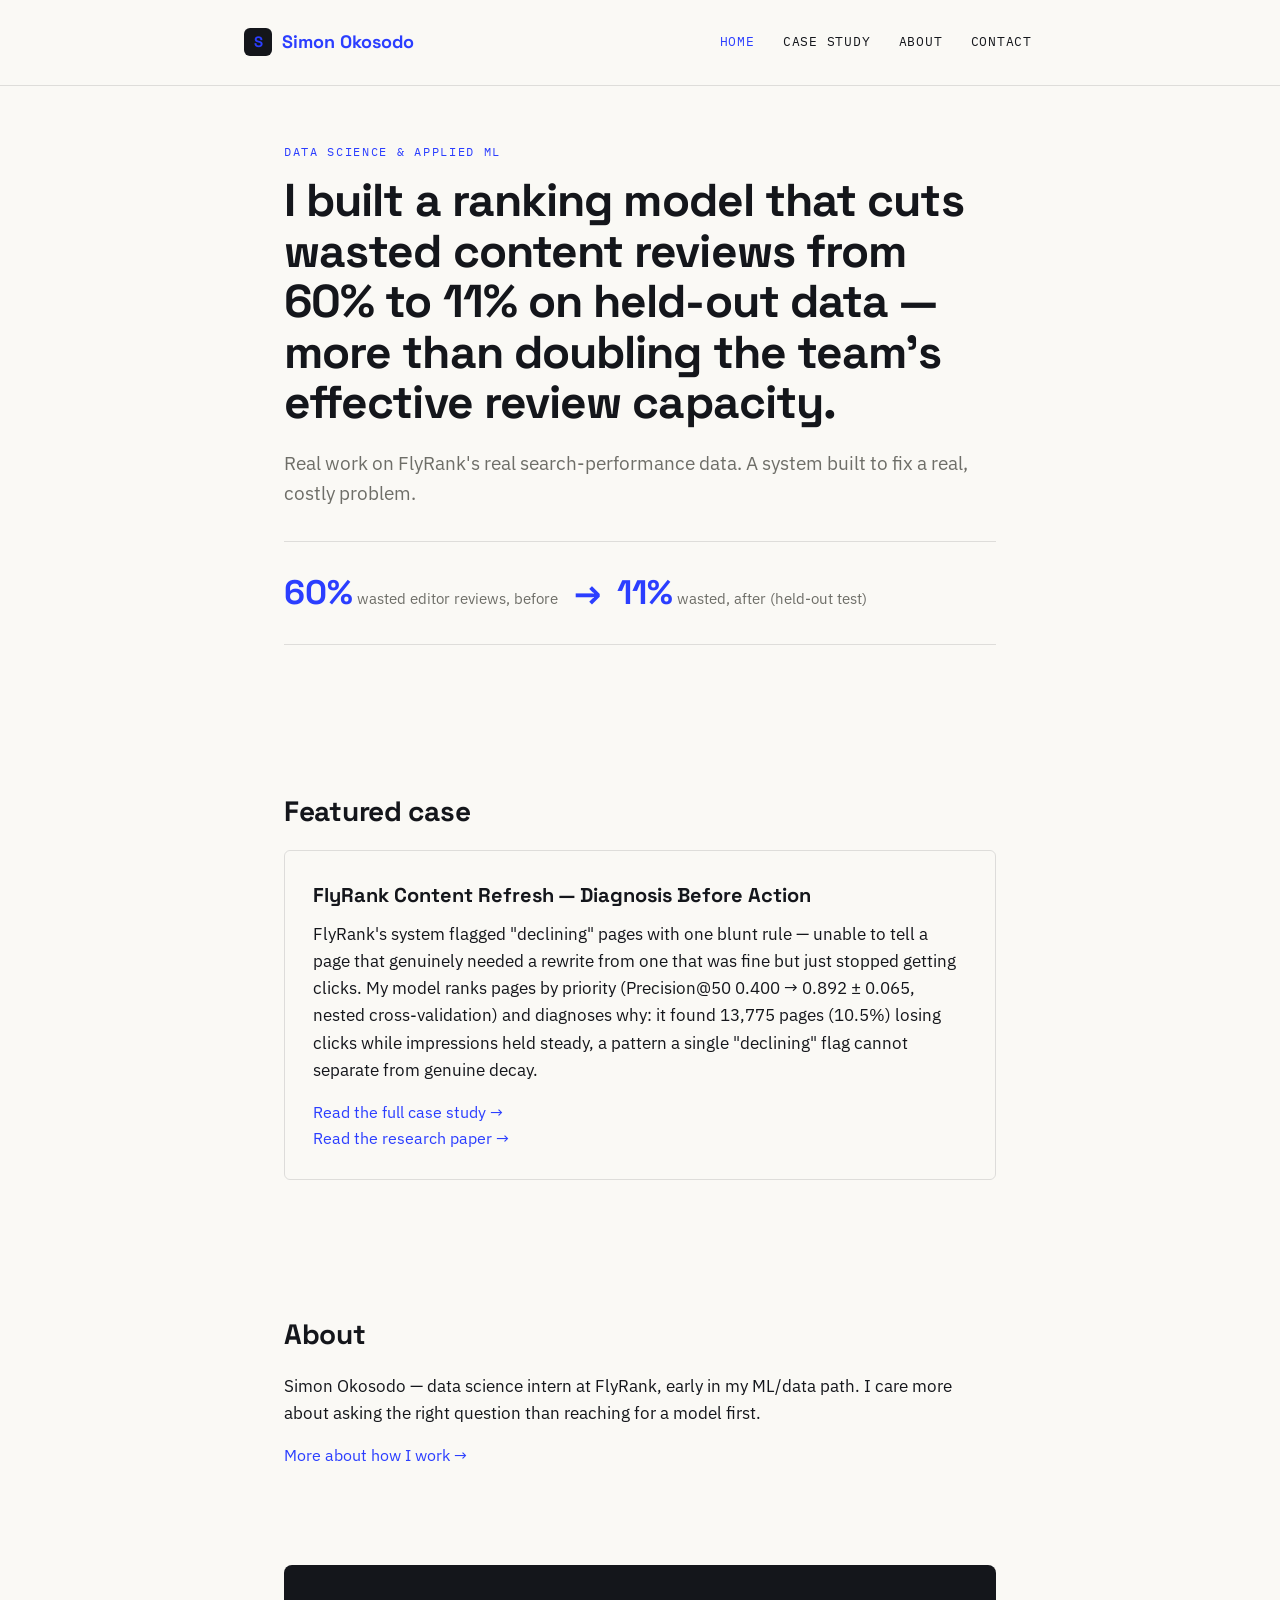
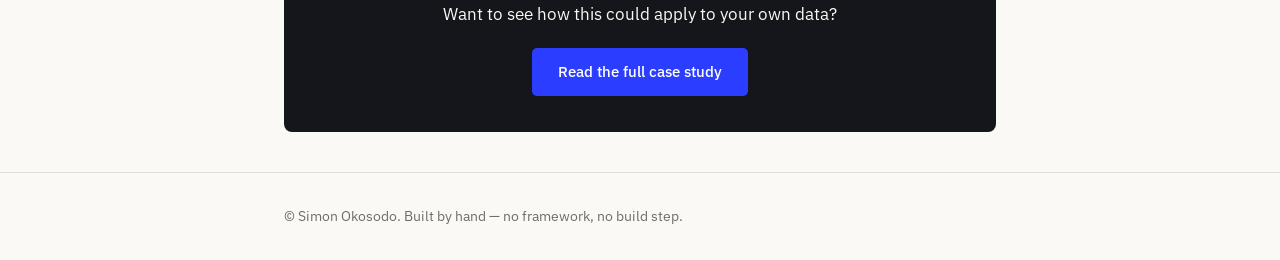
<file: index.html>
<!DOCTYPE html>
<html lang="en">
<head>
<meta charset="UTF-8">
<title>Simon Okosodo — Data Science</title>
<meta name="viewport" content="width=device-width, initial-scale=1.0">
<meta name="description" content="I built a ranking model that cuts wasted content reviews from 60% to 11% on held-out data — more than doubling the team's effective review capacity.">
<link rel="preconnect" href="https://fonts.googleapis.com">
<link href="https://fonts.googleapis.com/css2?family=Space+Grotesk:wght@700&family=IBM+Plex+Sans:wght@400;500&family=IBM+Plex+Mono:wght@400;500&display=swap" rel="stylesheet">
<link rel="stylesheet" href="style.css">
</head>
<body>

<nav class="nav">
  <div class="wrap">
    <a href="index.html" class="nav-mark"><span class="sq"><span>S</span></span> Simon Okosodo</a>
    <div class="nav-links">
      <a href="index.html" class="active">Home</a>
      <a href="case-study.html">Case Study</a>
      <a href="about.html">About</a>
      <a href="contact.html">Contact</a>
    </div>
  </div>
</nav>

<main class="wrap">

  <section>
    <p class="eyebrow">Data Science &amp; Applied ML</p>
    <h1>I built a ranking model that cuts wasted content reviews from 60% to 11% on held-out data — more than doubling the team's effective review capacity.</h1>
    <p class="lede">Real work on FlyRank's real search-performance data. A system built to fix a real, costly problem.</p>

    <div class="proof-strip">
      <div><span class="stat">60%</span> <span class="stat-label">wasted editor reviews, before</span></div>
      <div><span class="stat">→</span></div>
      <div><span class="stat">11%</span> <span class="stat-label">wasted, after (held-out test)</span></div>
    </div>
  </section>

  <section>
    <h2>Featured case</h2>
    <div class="card">
      <h3>FlyRank Content Refresh — Diagnosis Before Action</h3>
      <p>FlyRank's system flagged "declining" pages with one blunt rule — unable to tell a page that genuinely needed a rewrite from one that was fine but just stopped getting clicks. My model ranks pages by priority (Precision@50 0.400 → 0.892 ± 0.065, nested cross-validation) and diagnoses why: it found 13,775 pages (10.5%) losing clicks while impressions held steady, a pattern a single "declining" flag cannot separate from genuine decay.</p>
      <a href="case-study.html">Read the full case study →</a>
      <br>
      <a href="https://simon-okosodo-ds.github.io/flyrank-ml-internship-starter/" target="_blank" rel="noopener">Read the research paper →</a>
    </div>
  </section>

  <section>
    <h2>About</h2>
    <p>Simon Okosodo — data science intern at FlyRank, early in my ML/data path. I care more about asking the right question than reaching for a model first.</p>
    <a href="about.html">More about how I work →</a>
  </section>

  <div class="cta-band">
    <p>Want to see how this could apply to your own data?</p>
    <a href="case-study.html" class="btn">Read the full case study</a>
  </div>

</main>

<footer>
  <div class="wrap">© Simon Okosodo. Built by hand — no framework, no build step.</div>
</footer>

</body>
</html>
</file>
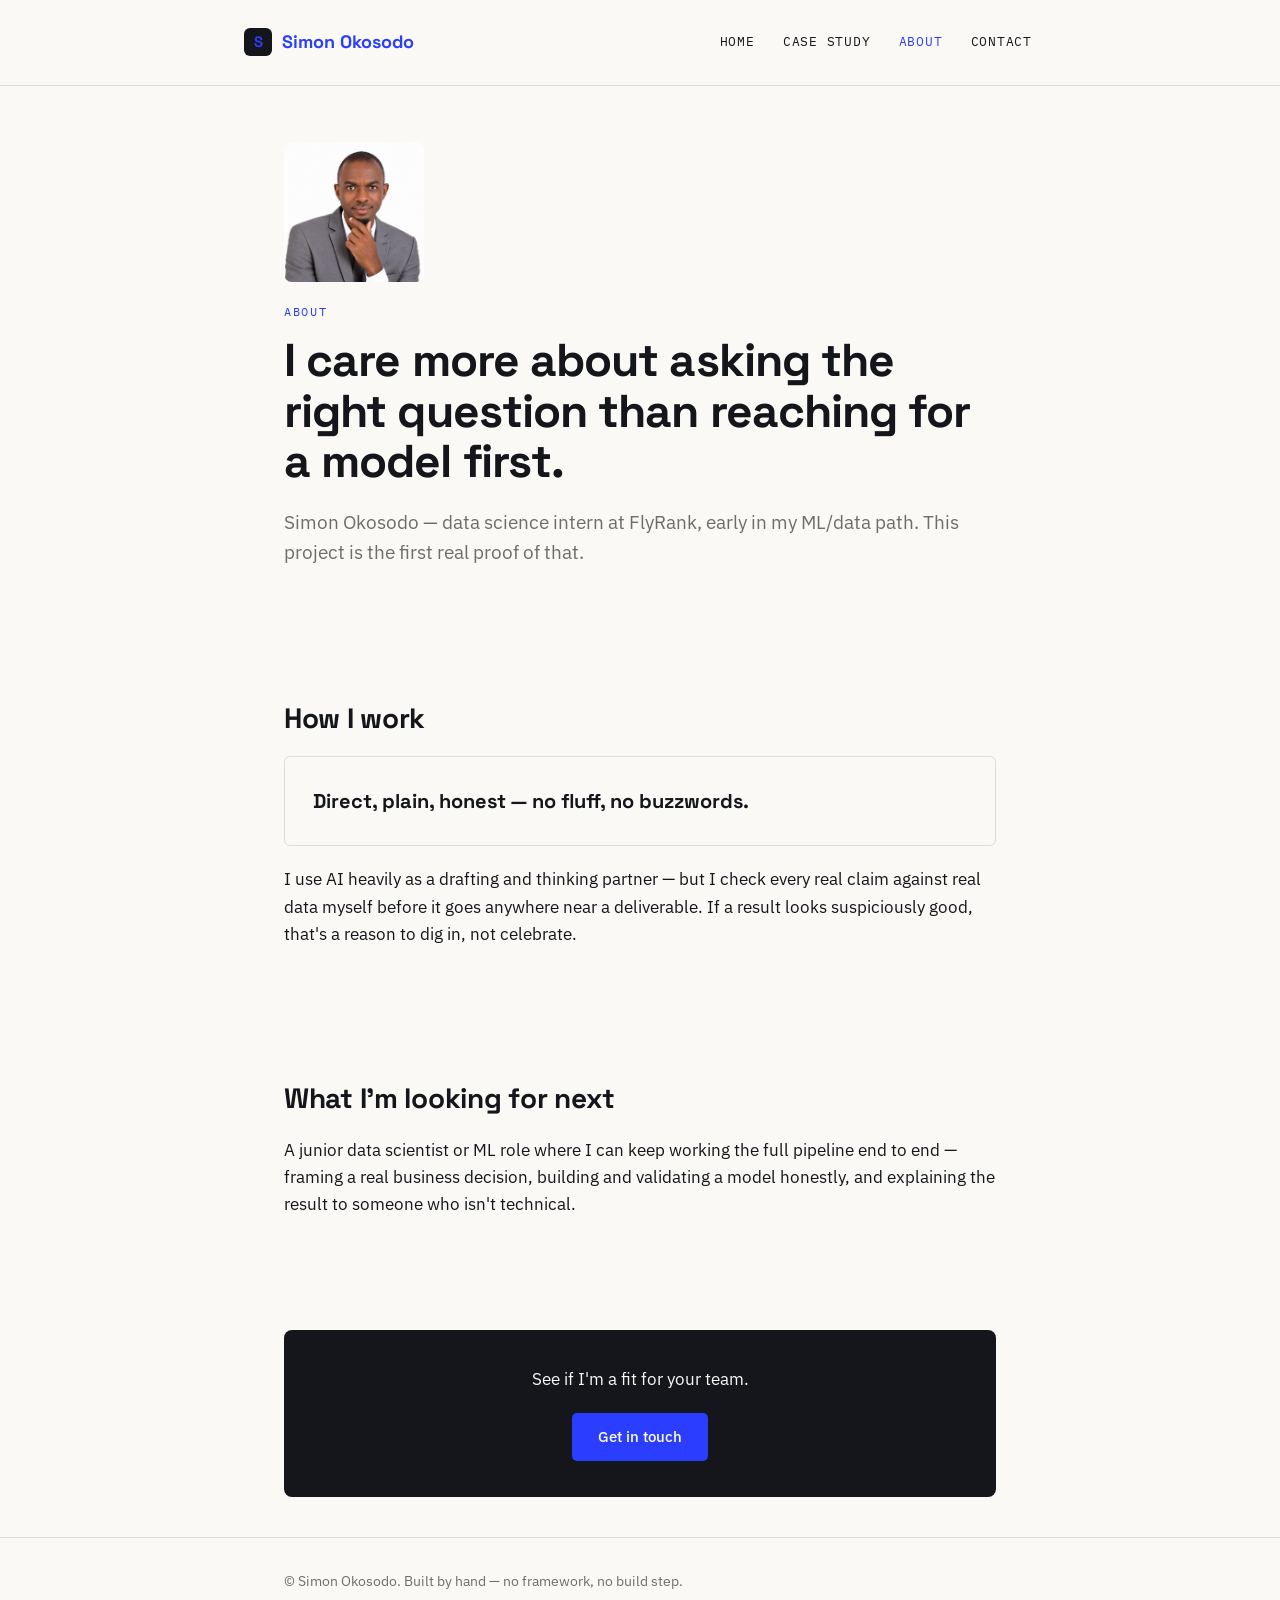
<file: about.html>
<!DOCTYPE html>
<html lang="en">
<head>
<meta charset="UTF-8">
<title>About — Simon Okosodo</title>
<meta name="viewport" content="width=device-width, initial-scale=1.0">
<meta name="description" content="Simon Okosodo — data science intern at FlyRank. I care more about asking the right question than reaching for a model first.">

<!-- ⬇⬇ NEW — favicon -->
<link rel="icon" type="image/png" sizes="32x32" href="images/favicon-32.png">
<link rel="apple-touch-icon" sizes="180x180" href="images/apple-touch-icon.png">
<!-- ⬆⬆ -->

<meta property="og:type" content="profile">
<meta property="og:title" content="About — Simon Okosodo">
<meta property="og:description" content="I care more about asking the right question than reaching for a model first.">
<meta property="og:url" content="https://simon-okosodo-ds.github.io/simon-portfolio/about.html">
<meta property="og:image" content="https://simon-okosodo-ds.github.io/simon-portfolio/images/bio-photo.jpg">
<meta name="twitter:card" content="summary">
<link rel="preconnect" href="https://fonts.googleapis.com">
<link href="https://fonts.googleapis.com/css2?family=Space+Grotesk:wght@700&family=IBM+Plex+Sans:wght@400;500&family=IBM+Plex+Mono:wght@400;500&display=swap" rel="stylesheet">
<link rel="stylesheet" href="style.css">

<!-- ⬇⬇ NEW — Google Analytics (GA4). Replace G-XXXXXXXXXX with YOUR real Measurement ID, both places. -->
<script async src="https://www.googletagmanager.com/gtag/js?id=G-N25312DDPX"></script>
<script>
  window.dataLayer = window.dataLayer || [];
  function gtag(){dataLayer.push(arguments);}
  gtag('js', new Date());
  gtag('config', 'G-N25312DDPX');
</script>
<!-- ⬆⬆ -->

</head>
<body>
<nav class="nav">
  <div class="wrap">
    <a href="index.html" class="nav-mark"><span class="sq"><span>S</span></span> Simon Okosodo</a>
    <div class="nav-links">
      <a href="index.html">Home</a>
      <a href="case-study.html">Case Study</a>
      <a href="about.html" class="active">About</a>
      <a href="contact.html">Contact</a>
    </div>
  </div>
</nav>
<main class="wrap">
  <section>
    <img src="images/bio-photo.jpg" alt="Photo of Simon Okosodo" class="bio-photo">
    <p class="eyebrow">About</p>
    <h1>I care more about asking the right question than reaching for a model first.</h1>
    <p class="lede">Simon Okosodo — data science intern at FlyRank, early in my ML/data path. This project is the first real proof of that.</p>
  </section>
  <section>
    <h2>How I work</h2>
    <div class="card">
      <p style="font-family:'Space Grotesk', sans-serif; font-weight:700; font-size:20px; margin:0;">Direct, plain, honest — no fluff, no buzzwords.</p>
    </div>
    <p>I use AI heavily as a drafting and thinking partner — but I check every real claim against real data myself before it goes anywhere near a deliverable. If a result looks suspiciously good, that's a reason to dig in, not celebrate.</p>
  </section>
  <section>
    <h2>What I'm looking for next</h2>
    <p>A junior data scientist or ML role where I can keep working the full pipeline end to end — framing a real business decision, building and validating a model honestly, and explaining the result to someone who isn't technical.</p>
  </section>
  <div class="cta-band">
    <p>See if I'm a fit for your team.</p>
    <a href="contact.html" class="btn">Get in touch</a>
  </div>
</main>
<footer>
  <div class="wrap">© Simon Okosodo. Built by hand — no framework, no build step.</div>
</footer>
</body>
</html>
</file>
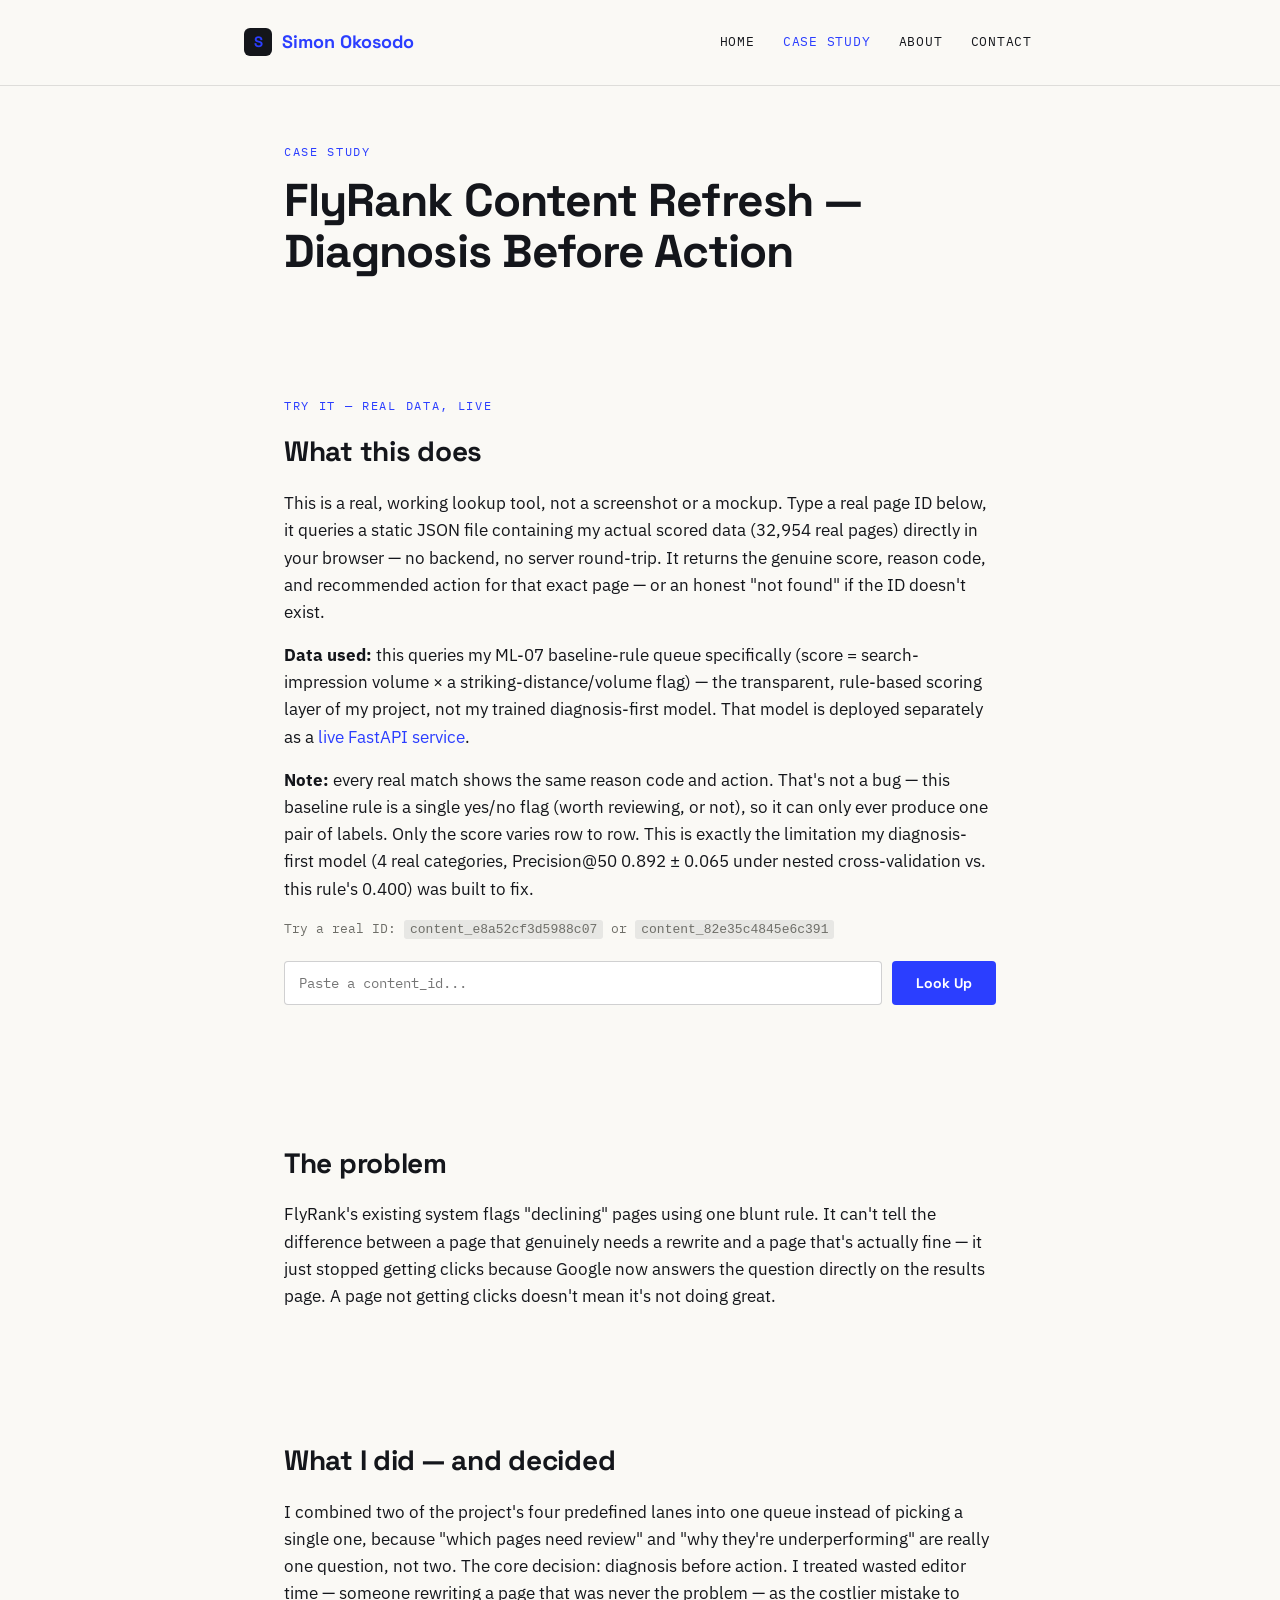
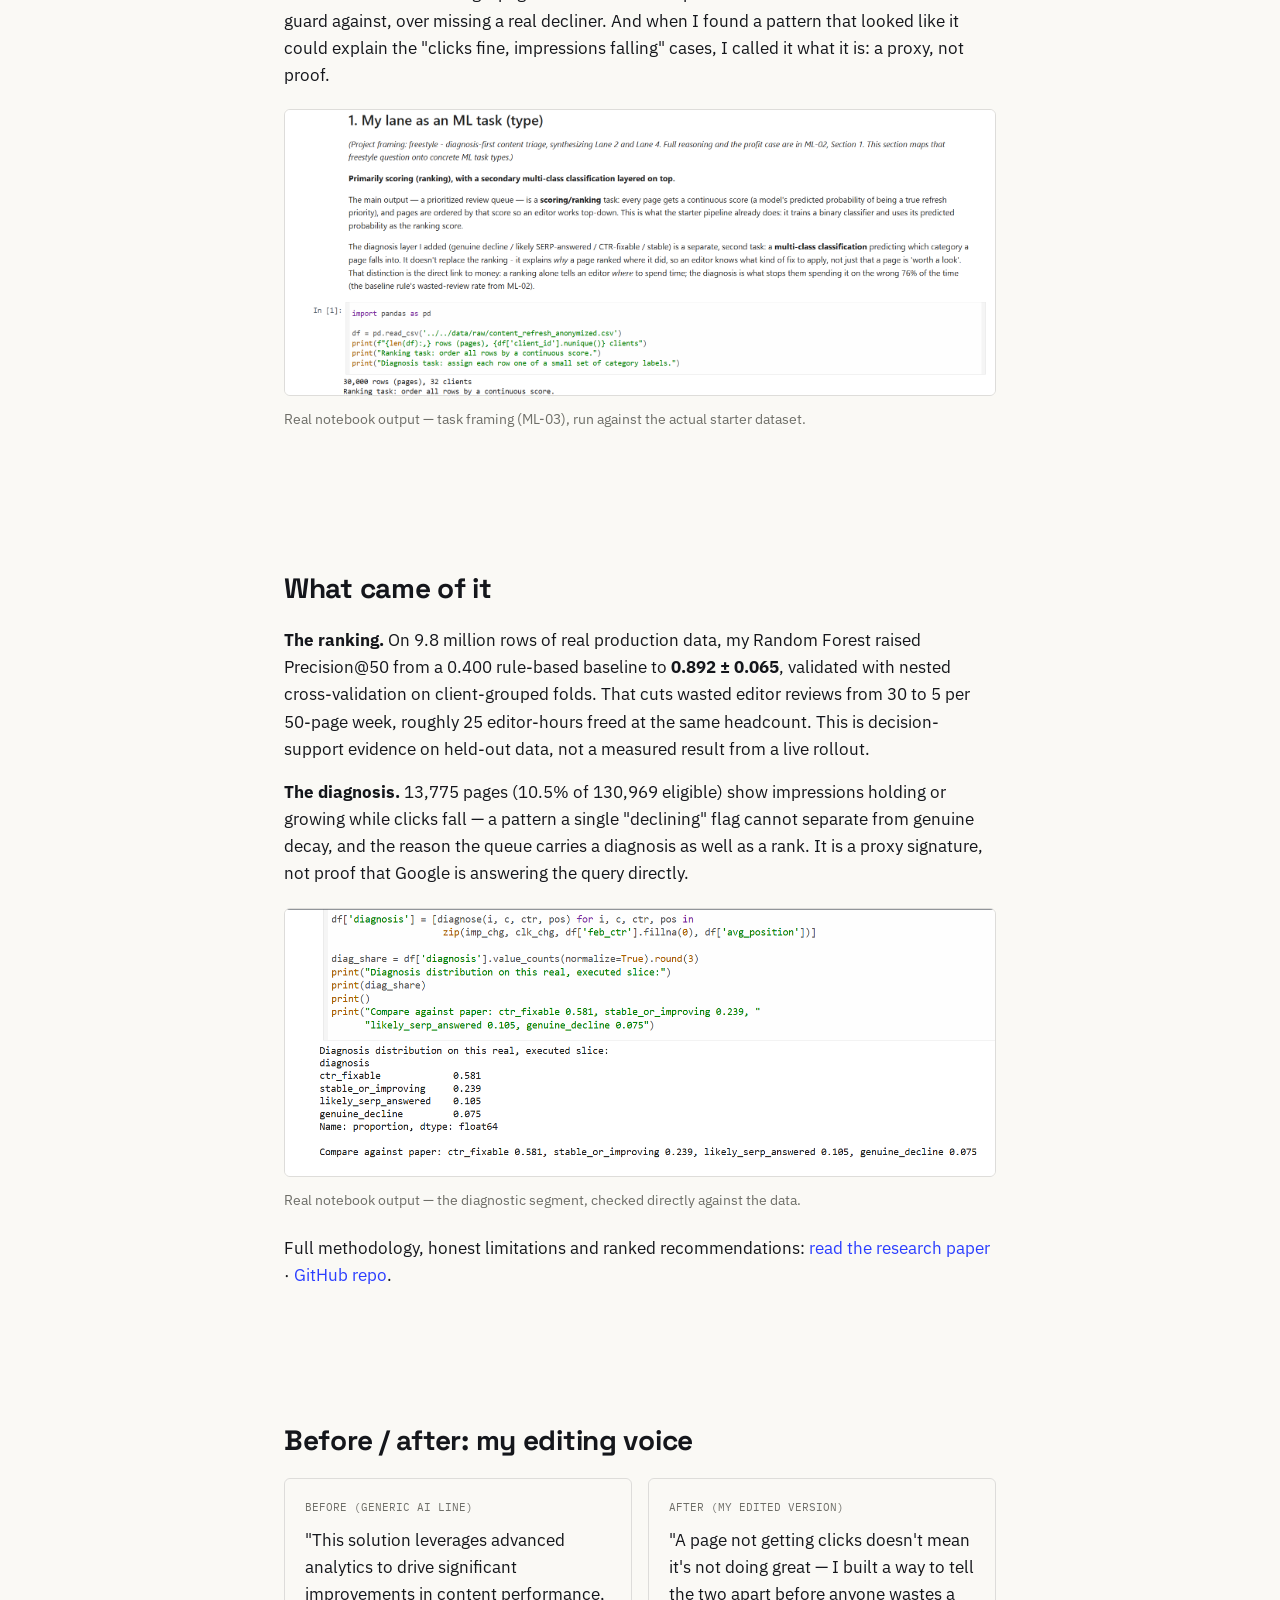
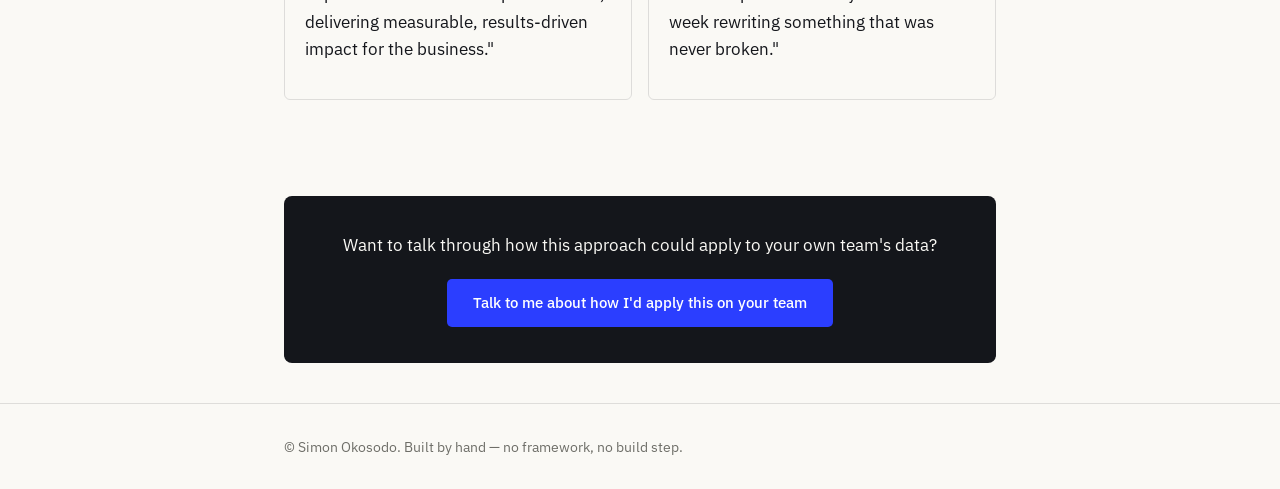
<file: case-study.html>
<!DOCTYPE html>
<html lang="en">
<head>
<meta charset="UTF-8">
<title>Case Study — FlyRank Content Refresh | Simon Okosodo</title>
<meta name="viewport" content="width=device-width, initial-scale=1.0">
<meta name="description" content="A ranking model cut wasted editor reviews from 30 to 5 per 50-page week on FlyRank's real data, and a diagnosis layer found 13,775 pages (10.5%) losing clicks while impressions held steady.">

<!-- favicon -->
<link rel="icon" type="image/png" sizes="32x32" href="images/favicon-32.png">
<link rel="apple-touch-icon" sizes="180x180" href="images/apple-touch-icon.png">

<meta property="og:type" content="article">
<meta property="og:site_name" content="Simon Okosodo">
<meta property="og:title" content="Case Study — FlyRank Content Refresh | Simon Okosodo">
<meta property="og:description" content="Precision@50 0.400 → 0.892 ± 0.065 (nested cross-validation) on 9.8M real rows, plus 13,775 pages (10.5%) losing clicks while impressions held steady.">
<meta property="og:url" content="https://simon-okosodo-ds.github.io/simon-portfolio/case-study.html">
<meta property="og:image" content="https://simon-okosodo-ds.github.io/simon-portfolio/images/diagnostic-finding.png">
<meta name="twitter:card" content="summary_large_image">
<meta name="twitter:title" content="Case Study — FlyRank Content Refresh | Simon Okosodo">
<meta name="twitter:description" content="Precision@50 0.400 → 0.892 ± 0.065 (nested cross-validation) on 9.8M real rows, plus 13,775 pages (10.5%) losing clicks while impressions held steady.">
<meta name="twitter:image" content="https://simon-okosodo-ds.github.io/simon-portfolio/images/diagnostic-finding.png">
<link rel="preconnect" href="https://fonts.googleapis.com">
<link href="https://fonts.googleapis.com/css2?family=Space+Grotesk:wght@700&family=IBM+Plex+Sans:wght@400;500&family=IBM+Plex+Mono:wght@400;500&display=swap" rel="stylesheet">
<link rel="stylesheet" href="style.css">
<style>
  /* Scoped styles for the Week 8 live demo widget only -- kept local to this
     page rather than added to style.css, so nothing else on the site is
     touched. Uses the real, confirmed identity-kit hex values directly
     (not var() names, since I don't have style.css's actual contents to
     confirm those tokens are defined there the same way). */
  #live-demo{padding:44px 0;}
  #live-demo .demo-eyebrow{
    font-family:'IBM Plex Mono', monospace; font-size:12px; text-transform:uppercase;
    letter-spacing:0.14em; color:#2B3EFF; margin:0 0 14px;
  }
  #live-demo .sample-ids{font-family:'IBM Plex Mono', monospace; font-size:13px; color:#6E6E68; margin:0 0 20px;}
  #live-demo .sample-ids code{background:rgba(20,22,27,0.08); padding:2px 6px; border-radius:3px;}
  #live-demo .demo-row{display:flex; gap:10px; margin-bottom:12px; flex-wrap:wrap;}
  #demo-input{
    flex:1; min-width:220px; padding:12px 14px; border:1px solid rgba(20,22,27,0.2);
    border-radius:4px; font-family:'IBM Plex Mono', monospace; font-size:14px;
  }
  #demo-button{
    padding:12px 24px; background:#2B3EFF; color:#fff; border:none;
    border-radius:4px; font-family:'Space Grotesk', sans-serif; font-weight:700;
    font-size:14px; cursor:pointer;
  }
  #demo-button:hover{opacity:0.9;}
  #demo-result{min-height:24px;}
  #demo-result .result-card{
    background:#F2F2F2; border-left:4px solid #2B3EFF; padding:16px;
    border-radius:4px; margin-top:8px;
  }
  #demo-result .result-card p{margin:0 0 8px; font-size:15px;}
  #demo-result .result-card p:last-child{margin-bottom:0;}
  @media (max-width:640px){
    #live-demo .demo-row{flex-direction:column;}
  }
</style>

<!-- Google Analytics (GA4) -->
<script async src="https://www.googletagmanager.com/gtag/js?id=G-N25312DDPX"></script>
<script>
  window.dataLayer = window.dataLayer || [];
  function gtag(){dataLayer.push(arguments);}
  gtag('js', new Date());
  gtag('config', 'G-N25312DDPX');
</script>

</head>
<body>

<nav class="nav">
  <div class="wrap">
    <a href="index.html" class="nav-mark"><span class="sq"><span>S</span></span> Simon Okosodo</a>
    <div class="nav-links">
      <a href="index.html">Home</a>
      <a href="case-study.html" class="active">Case Study</a>
      <a href="about.html">About</a>
      <a href="contact.html">Contact</a>
    </div>
  </div>
</nav>

<main class="wrap">

  <section>
    <p class="eyebrow">Case Study</p>
    <h1>FlyRank Content Refresh — Diagnosis Before Action</h1>
  </section>

  <!-- ============== Week 8 "Make It Do Something" -- moved up front, right after the hero ============== -->
  <section id="live-demo">
    <p class="demo-eyebrow">Try It — Real Data, Live</p>
    <h2>What this does</h2>
    <p>This is a real, working lookup tool, not a screenshot or a mockup. Type a real page ID below, it queries a static JSON file containing my actual scored data (32,954 real pages) directly in your browser — no backend, no server round-trip. It returns the genuine score, reason code, and recommended action for that exact page — or an honest "not found" if the ID doesn't exist.</p>
    <p><strong>Data used:</strong> this queries my ML-07 baseline-rule queue specifically (score = search-impression volume × a striking-distance/volume flag) — the transparent, rule-based scoring layer of my project, not my trained diagnosis-first model. That model is deployed separately as a <a href="https://flyrank-triage-api.onrender.com/docs" target="_blank" rel="noopener">live FastAPI service</a>.</p>
    <p><strong>Note:</strong> every real match shows the same reason code and action. That's not a bug — this baseline rule is a single yes/no flag (worth reviewing, or not), so it can only ever produce one pair of labels. Only the score varies row to row. This is exactly the limitation my diagnosis-first model (4 real categories, Precision@50 0.892 ± 0.065 under nested cross-validation vs. this rule's 0.400) was built to fix.</p>
    <p class="sample-ids">Try a real ID: <code>content_e8a52cf3d5988c07</code> or <code>content_82e35c4845e6c391</code></p>

    <div class="demo-row">
      <input id="demo-input" type="text" placeholder="Paste a content_id...">
      <button id="demo-button">Look Up</button>
    </div>

    <div id="demo-result"></div>
  </section>
  <!-- ============================================================================================ -->

  <section>
    <h2>The problem</h2>
    <p>FlyRank's existing system flags "declining" pages using one blunt rule. It can't tell the difference between a page that genuinely needs a rewrite and a page that's actually fine — it just stopped getting clicks because Google now answers the question directly on the results page. A page not getting clicks doesn't mean it's not doing great.</p>
  </section>

  <section>
    <h2>What I did — and decided</h2>
    <p>I combined two of the project's four predefined lanes into one queue instead of picking a single one, because "which pages need review" and "why they're underperforming" are really one question, not two. The core decision: diagnosis before action. I treated wasted editor time — someone rewriting a page that was never the problem — as the costlier mistake to guard against, over missing a real decliner. And when I found a pattern that looked like it could explain the "clicks fine, impressions falling" cases, I called it what it is: a proxy, not proof.</p>

    <a href="images/task-framing.png" target="_blank" rel="noopener" class="screenshot-link"><img src="images/task-framing.png" alt="Real notebook output showing the ML task framing: 30,000 rows, 32 clients, ranking and diagnosis task types" class="screenshot"></a>
    <p class="screenshot-caption">Real notebook output — task framing (ML-03), run against the actual starter dataset.</p>
  </section>

  <section>
    <h2>What came of it</h2>
    <p><strong>The ranking.</strong> On 9.8 million rows of real production data, my Random Forest raised Precision@50 from a 0.400 rule-based baseline to <strong>0.892 ± 0.065</strong>, validated with nested cross-validation on client-grouped folds. That cuts wasted editor reviews from 30 to 5 per 50-page week, roughly 25 editor-hours freed at the same headcount. This is decision-support evidence on held-out data, not a measured result from a live rollout.</p>
    <p><strong>The diagnosis.</strong> 13,775 pages (10.5% of 130,969 eligible) show impressions holding or growing while clicks fall — a pattern a single "declining" flag cannot separate from genuine decay, and the reason the queue carries a diagnosis as well as a rank. It is a proxy signature, not proof that Google is answering the query directly.</p>

    <a href="images/diagnostic-finding.png" target="_blank" rel="noopener" class="screenshot-link"><img src="images/diagnostic-finding.png" alt="Real notebook output showing the diagnostic segment code and its result" class="screenshot"></a>
    <p class="screenshot-caption">Real notebook output — the diagnostic segment, checked directly against the data.</p>

    <p>Full methodology, honest limitations and ranked recommendations: <a href="https://simon-okosodo-ds.github.io/flyrank-ml-internship-starter/" target="_blank" rel="noopener">read the research paper</a> · <a href="https://github.com/simon-okosodo-ds/flyrank-ml-internship-starter" target="_blank" rel="noopener">GitHub repo</a>.</p>
  </section>

  <section>
    <h2>Before / after: my editing voice</h2>
    <div class="before-after">
      <div class="block">
        <div class="label">Before (generic AI line)</div>
        <p>"This solution leverages advanced analytics to drive significant improvements in content performance, delivering measurable, results-driven impact for the business."</p>
      </div>
      <div class="block">
        <div class="label">After (my edited version)</div>
        <p>"A page not getting clicks doesn't mean it's not doing great — I built a way to tell the two apart before anyone wastes a week rewriting something that was never broken."</p>
      </div>
    </div>
  </section>

  <div class="cta-band">
    <p>Want to talk through how this approach could apply to your own team's data?</p>
    <a href="contact.html" class="btn">Talk to me about how I'd apply this on your team</a>
  </div>

</main>

<footer>
  <div class="wrap">© Simon Okosodo. Built by hand — no framework, no build step.</div>
</footer>

<script>
  let queueData = null;

  // Fetch the real scoring data once, as a plain static file -- no backend,
  // no server function, no CORS, no Netlify dependency. Served directly from
  // its existing location in the repo. Cached by the browser after first load.
  async function loadQueueData() {
    if (queueData) return queueData;
    const response = await fetch('netlify/functions/queue-data.json');
    if (!response.ok) {
      throw new Error(`Failed to load data file: ${response.status}`);
    }
    queueData = await response.json();
    return queueData;
  }

  document.getElementById('demo-button').addEventListener('click', async () => {
    const input = document.getElementById('demo-input');
    const resultBox = document.getElementById('demo-result');
    const contentId = input.value.trim();

    if (!contentId) {
      resultBox.innerHTML = '<p style="color:#B00020;">Please enter a content_id first.</p>';
      return;
    }

    resultBox.innerHTML = '<p style="color:#6E6E68;">Looking up real data...</p>';

    try {
      const data = await loadQueueData();
      const match = data[contentId];

      if (!match) {
        resultBox.innerHTML = `<p style="color:#6E6E68;">No match for "${contentId}". Try one of the real sample IDs above.</p>`;
        return;
      }

      resultBox.innerHTML = `
        <div class="result-card">
          <p><strong>Score:</strong> ${match.score.toLocaleString()}</p>
          <p><strong>Reason code:</strong> ${match.reason_code}</p>
          <p><strong>Recommended action:</strong> ${match.action_label}</p>
        </div>
      `;
    } catch (err) {
      console.error(err);
      resultBox.innerHTML = '<p style="color:#B00020;">Something went wrong loading the data file. Try again in a moment.</p>';
    }
  });
</script>

</body>
</html>
</file>
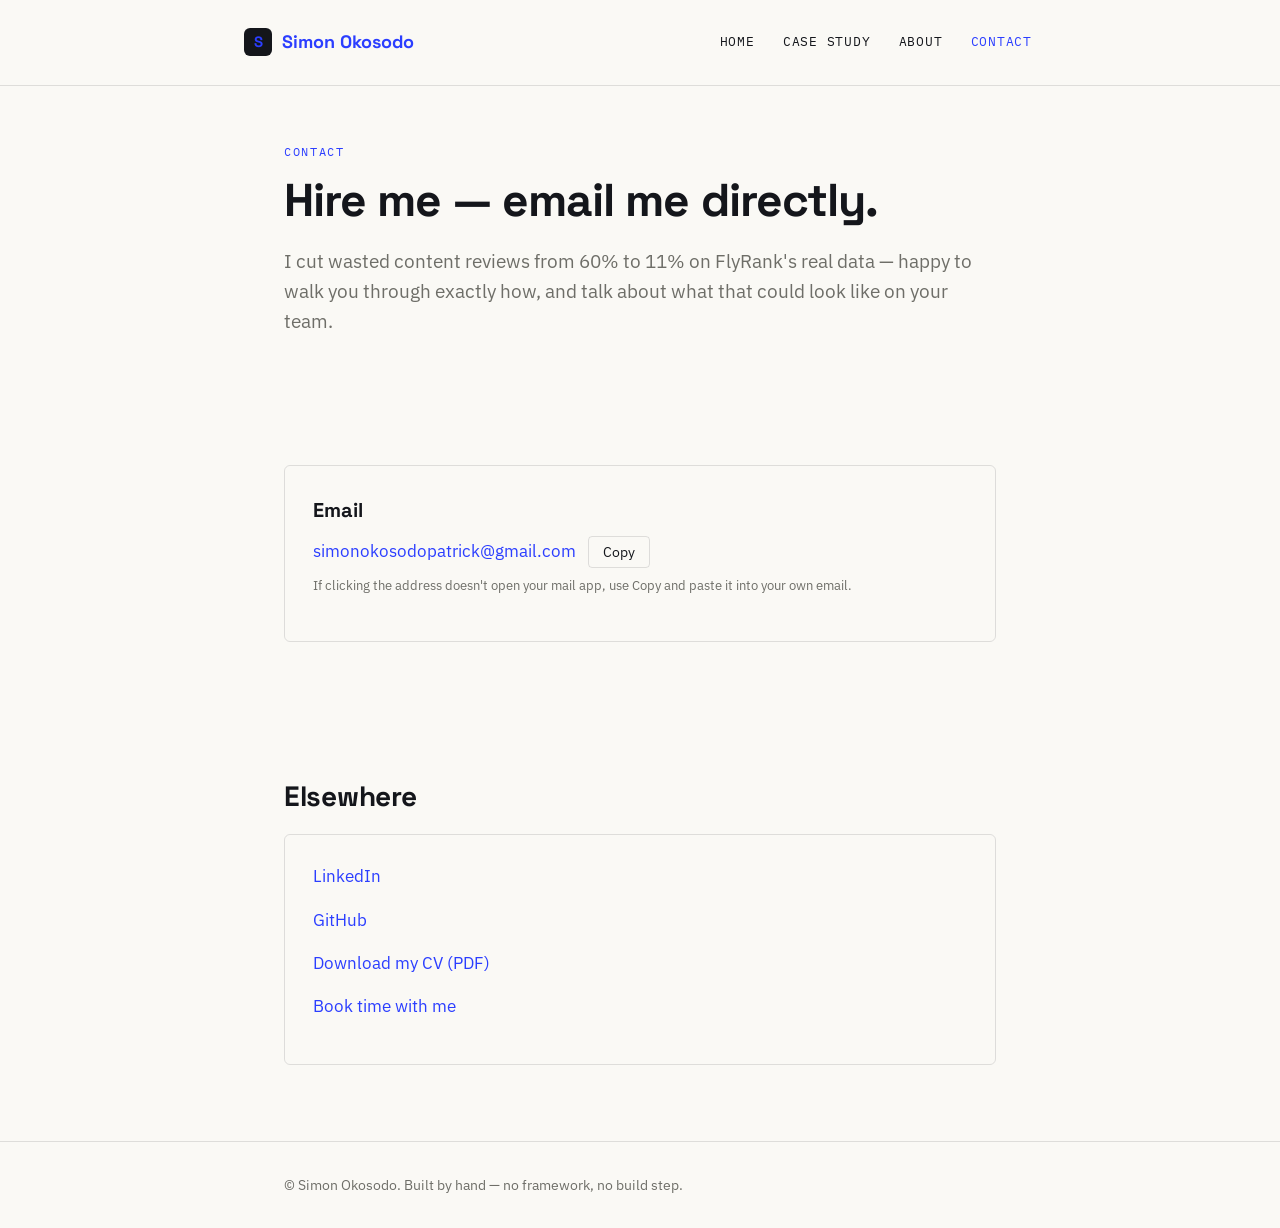
<file: contact.html>
<!DOCTYPE html>
<html lang="en">
<head>
<meta charset="UTF-8">
<title>Contact — Simon Okosodo</title>
<meta name="viewport" content="width=device-width, initial-scale=1.0">
<meta name="description" content="Hire Simon Okosodo — I cut wasted content reviews from 60% to 11% on FlyRank's real data. Let's talk about your team.">

<!-- ⬇⬇ NEW — favicon -->
<link rel="icon" type="image/png" sizes="32x32" href="images/favicon-32.png">
<link rel="apple-touch-icon" sizes="180x180" href="images/apple-touch-icon.png">
<!-- ⬆⬆ -->

<meta property="og:type" content="website">
<meta property="og:title" content="Contact — Simon Okosodo">
<meta property="og:description" content="Hire me — email, book time, or see the case study first.">
<meta property="og:url" content="https://simon-okosodo-ds.github.io/simon-portfolio/contact.html">
<meta property="og:image" content="https://simon-okosodo-ds.github.io/simon-portfolio/images/bio-photo.jpg">
<meta name="twitter:card" content="summary">
<link rel="preconnect" href="https://fonts.googleapis.com">
<link href="https://fonts.googleapis.com/css2?family=Space+Grotesk:wght@700&family=IBM+Plex+Sans:wght@400;500&family=IBM+Plex+Mono:wght@400;500&display=swap" rel="stylesheet">
<link rel="stylesheet" href="style.css">

<!-- ⬇⬇ NEW — Google Analytics (GA4). Replace G-XXXXXXXXXX with YOUR real Measurement ID, both places. -->
<script async src="https://www.googletagmanager.com/gtag/js?id=G-N25312DDPX"></script>
<script>
  window.dataLayer = window.dataLayer || [];
  function gtag(){dataLayer.push(arguments);}
  gtag('js', new Date());
  gtag('config', 'G-N25312DDPX');
</script>
<!-- ⬆⬆ -->

</head>
<body>
<nav class="nav">
  <div class="wrap">
    <a href="index.html" class="nav-mark"><span class="sq"><span>S</span></span> Simon Okosodo</a>
    <div class="nav-links">
      <a href="index.html">Home</a>
      <a href="case-study.html">Case Study</a>
      <a href="about.html">About</a>
      <a href="contact.html" class="active">Contact</a>
    </div>
  </div>
</nav>
<main class="wrap">
  <section>
    <p class="eyebrow">Contact</p>
    <h1>Hire me — email me directly.</h1>
    <p class="lede">I cut wasted content reviews from 60% to 11% on FlyRank's real data — happy to walk you through exactly how, and talk about what that could look like on your team.</p>
  </section>
  <section>
    <div class="card">
      <h3>Email</h3>
      <p><a href="mailto:simonokosodopatrick@gmail.com">simonokosodopatrick@gmail.com</a>
        &nbsp;&nbsp;<button onclick="copyEmail()" id="copyBtn" style="font-family:'IBM Plex Sans',sans-serif; font-size:14px; padding:6px 14px; border-radius:4px; border:1px solid var(--line); background:transparent; color:var(--ink); cursor:pointer;">Copy</button>
      </p>
      <p style="font-size:13px; color:var(--muted); margin-top:-8px;">If clicking the address doesn't open your mail app, use Copy and paste it into your own email.</p>
    </div>
  </section>
  <script>
    function copyEmail(){
      var btn = document.getElementById('copyBtn');
      var showCopied = function(){
        var original = 'Copy';
        btn.textContent = 'Copied!';
        setTimeout(function(){ btn.textContent = original; }, 1500);
      };
      if (navigator.clipboard && navigator.clipboard.writeText) {
        navigator.clipboard.writeText('simonokosodopatrick@gmail.com').then(showCopied).catch(function(){
          window.prompt('Copy this email address:', 'simonokosodopatrick@gmail.com');
        });
      } else {
        window.prompt('Copy this email address:', 'simonokosodopatrick@gmail.com');
      }
    }
  </script>
  <section>
    <h2>Elsewhere</h2>
    <div class="card">
      <p><a href="https://www.linkedin.com/in/simon-okosodo-ai/" target="_blank" rel="noopener">LinkedIn</a></p>
      <p><a href="https://github.com/simon-okosodo-ds/flyrank-ml-internship-starter" target="_blank" rel="noopener">GitHub</a></p>
      <p><a href="Simon_Okosodo_CV.pdf" target="_blank" rel="noopener">Download my CV (PDF)</a></p>
      <p><a href="https://calendly.com/simonokosodopatrick/30min" target="_blank" rel="noopener">Book time with me</a></p>
    </div>
  </section>
</main>
<footer>
  <div class="wrap">© Simon Okosodo. Built by hand — no framework, no build step.</div>
</footer>
</body>
</html>
</file>
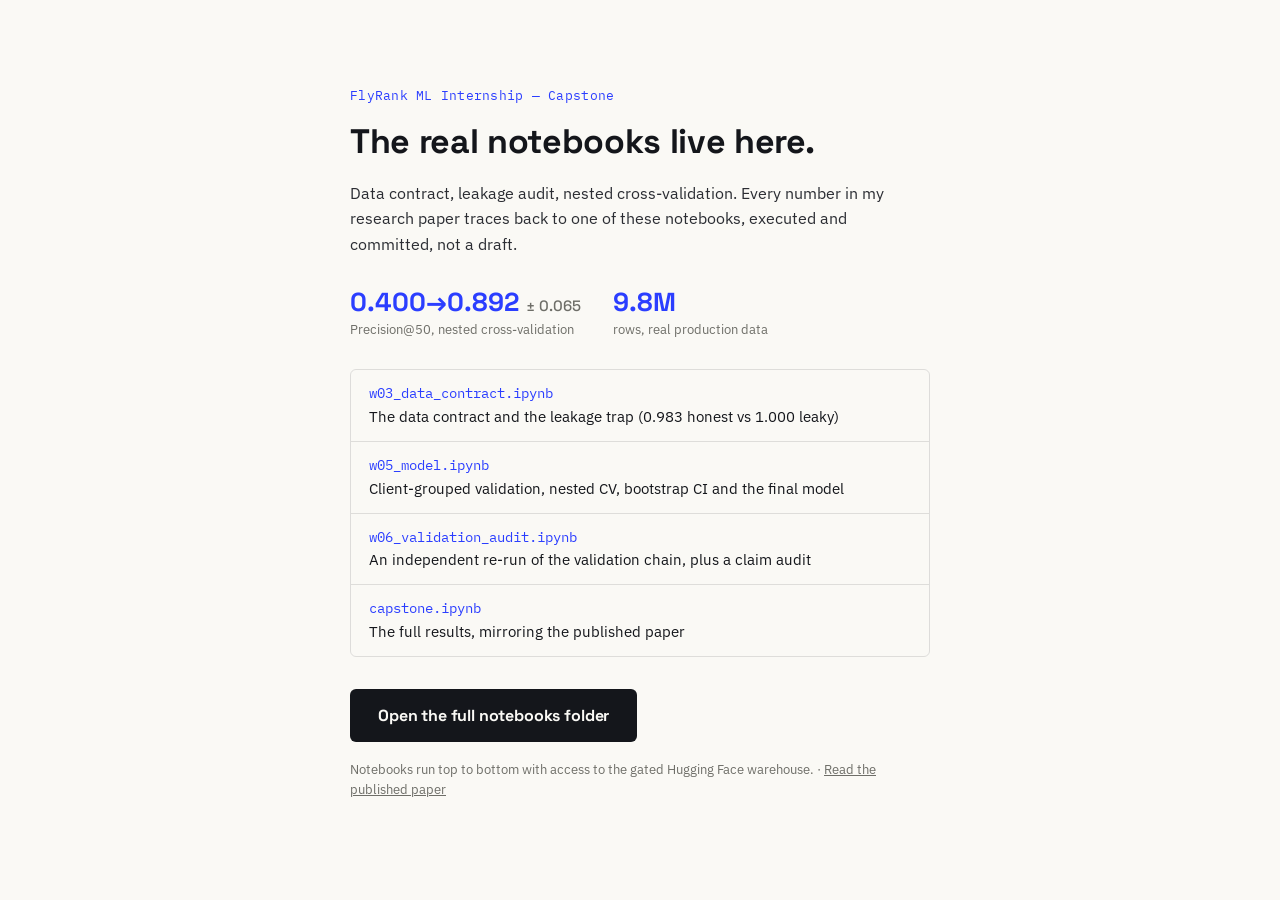
<file: notebooks.html>
<!DOCTYPE html>
<html lang="en">
<head>
<meta charset="UTF-8">
<title>Capstone Notebooks — Simon Okosodo</title>
<meta name="viewport" content="width=device-width, initial-scale=1.0">
<meta name="description" content="The notebooks behind my FlyRank capstone: data contract, leakage audit, nested cross-validation. Precision@50 0.400→0.892 ± 0.065 on 9.8M real production rows.">
<meta name="author" content="Simon Okosodo">

<meta property="og:type" content="website">
<meta property="og:title" content="Capstone Notebooks — Simon Okosodo">
<meta property="og:description" content="Data contract, leakage audit, nested cross-validation. Precision@50 0.400→0.892 ± 0.065 on 9.8M real production rows. Open the notebooks →">
<meta property="og:url" content="https://simon-okosodo-ds.github.io/simon-portfolio/notebooks.html">
<meta property="og:image" content="https://simon-okosodo-ds.github.io/simon-portfolio/images/bio-photo.jpg">
<meta name="twitter:card" content="summary">
<meta name="twitter:title" content="Capstone Notebooks — Simon Okosodo">
<meta name="twitter:description" content="Data contract, leakage audit, nested cross-validation. Precision@50 0.400→0.892 ± 0.065 on 9.8M real production rows.">

<script type="application/ld+json">
{
  "@context": "https://schema.org",
  "@type": "WebPage",
  "name": "Capstone Notebooks — Simon Okosodo",
  "author": {"@type": "Person", "name": "Simon Okosodo", "url": "https://www.linkedin.com/in/simon-okosodo-ai/"},
  "dateModified": "2026-10-10",
  "url": "https://simon-okosodo-ds.github.io/simon-portfolio/notebooks.html"
}
</script>

<link rel="preconnect" href="https://fonts.googleapis.com">
<link href="https://fonts.googleapis.com/css2?family=Space+Grotesk:wght@500;700&family=IBM+Plex+Sans:wght@400;500;600&family=IBM+Plex+Mono:wght@400;500&display=swap" rel="stylesheet">
<style>
  :root{
    --ink:#14161B; --paper:#FAF9F5; --cobalt:#2B3EFF; --muted:#6E6E68; --line: rgba(20,22,27,0.12);
  }
  *{box-sizing:border-box;}
  html,body{margin:0;padding:0;height:100%;}
  body{
    background:var(--paper); color:var(--ink); font-family:'IBM Plex Sans', sans-serif;
    display:flex; align-items:center; justify-content:center; min-height:100vh; padding:28px;
  }
  .card{max-width:580px; width:100%;}
  .eyebrow{
    font-family:'IBM Plex Mono', monospace; font-size:13px; color:var(--cobalt);
    margin:0 0 18px; letter-spacing:0.02em;
  }
  h1{
    font-family:'Space Grotesk', sans-serif; font-weight:700; font-size:34px;
    line-height:1.2; letter-spacing:-0.01em; margin:0 0 18px;
  }
  p.lede{font-size:16px; line-height:1.6; color:#2b2d33; margin:0 0 28px;}
  .stat-row{display:flex; gap:32px; margin:0 0 32px; flex-wrap:wrap;}
  .stat .num{font-family:'Space Grotesk',sans-serif; font-weight:700; font-size:26px; color:var(--cobalt);}
  .stat .num small{font-size:15px; font-weight:500; color:var(--muted);}
  .stat .lbl{font-size:12.5px; color:var(--muted); margin-top:2px;}
  .filelist{
    border:1px solid var(--line); border-radius:6px; padding:0; margin:0 0 32px; overflow:hidden;
  }
  .filelist a{
    display:block; padding:14px 18px; text-decoration:none; color:var(--ink);
    border-bottom:1px solid var(--line); font-size:14.5px; line-height:1.45;
  }
  .filelist a:last-child{border-bottom:none;}
  .filelist a:hover{background:#F1F0EA;}
  .filelist .fname{font-family:'IBM Plex Mono', monospace; color:var(--cobalt); display:block; font-size:13.5px; margin-bottom:2px;}
  .cta{
    display:inline-block; background:var(--ink); color:var(--paper); text-decoration:none;
    padding:16px 28px; border-radius:6px; font-family:'Space Grotesk', sans-serif; font-weight:700;
    font-size:16px; letter-spacing:-0.01em;
  }
  .cta:hover{background:var(--cobalt);}
  .footnote{font-size:13px; color:var(--muted); margin-top:18px; line-height:1.55;}
  .footnote a{color:var(--muted);}
</style>
</head>
<body>
  <div class="card">
    <p class="eyebrow">FlyRank ML Internship — Capstone</p>
    <h1>The real notebooks live here.</h1>
    <p class="lede">
      Data contract, leakage audit, nested cross-validation. Every number in my research paper
      traces back to one of these notebooks, executed and committed, not a draft.
    </p>

    <div class="stat-row">
      <div class="stat"><div class="num">0.400&rarr;0.892 <small>&plusmn; 0.065</small></div><div class="lbl">Precision@50, nested cross-validation</div></div>
      <div class="stat"><div class="num">9.8M</div><div class="lbl">rows, real production data</div></div>
    </div>

    <div class="filelist">
      <a href="https://github.com/simon-okosodo-ds/flyrank-ml-internship-starter/blob/main/work/notebooks/w03_data_contract.ipynb" target="_blank" rel="noopener">
        <span class="fname">w03_data_contract.ipynb</span>The data contract and the leakage trap (0.983 honest vs 1.000 leaky)
      </a>
      <a href="https://github.com/simon-okosodo-ds/flyrank-ml-internship-starter/blob/main/work/notebooks/w05_model.ipynb" target="_blank" rel="noopener">
        <span class="fname">w05_model.ipynb</span>Client-grouped validation, nested CV, bootstrap CI and the final model
      </a>
      <a href="https://github.com/simon-okosodo-ds/flyrank-ml-internship-starter/blob/main/work/notebooks/w06_validation_audit.ipynb" target="_blank" rel="noopener">
        <span class="fname">w06_validation_audit.ipynb</span>An independent re-run of the validation chain, plus a claim audit
      </a>
      <a href="https://github.com/simon-okosodo-ds/flyrank-ml-internship-starter/blob/main/work/notebooks/capstone.ipynb" target="_blank" rel="noopener">
        <span class="fname">capstone.ipynb</span>The full results, mirroring the published paper
      </a>
    </div>

    <a class="cta" href="https://github.com/simon-okosodo-ds/flyrank-ml-internship-starter/tree/main/work/notebooks" target="_blank" rel="noopener">
      Open the full notebooks folder
    </a>

    <p class="footnote">
      Notebooks run top to bottom with access to the gated Hugging Face warehouse. &middot;
      <a href="https://simon-okosodo-ds.github.io/flyrank-ml-internship-starter/" target="_blank" rel="noopener">Read the published paper</a>
    </p>
  </div>
</body>
</html>
</file>
<file: style.css>
:root{
  --ink:#14161B;
  --paper:#FAF9F5;
  --cobalt:#2B3EFF;
  --muted:#6E6E68;
  --line: rgba(20,22,27,0.12);
}
*{box-sizing:border-box;}
html,body{margin:0;padding:0;}
body{
  background:var(--paper);
  color:var(--ink);
  font-family:'IBM Plex Sans', sans-serif;
  -webkit-font-smoothing:antialiased;
  line-height:1.6;
}
a{color:var(--cobalt); text-decoration:none;}
a:hover{text-decoration:underline;}
a:focus-visible, button:focus-visible{outline:2px solid var(--cobalt); outline-offset:3px;}
img{max-width:100%; display:block;}
.wrap{max-width:760px; margin:0 auto; padding:0 24px;}

/* Nav */
.nav{
  border-bottom:1px solid var(--line);
  padding:20px 0;
}
.nav .wrap{display:flex; align-items:center; justify-content:space-between; max-width:840px;}
.nav-mark{display:flex; align-items:center; gap:10px; font-family:'Space Grotesk', sans-serif; font-weight:700; font-size:18px;}
.nav-mark .sq{width:28px; height:28px; border-radius:6px; background:var(--ink); display:flex; align-items:center; justify-content:center;}
.nav-mark .sq span{color:var(--cobalt); font-size:15px;}
.nav-links{display:flex; gap:20px; font-family:'IBM Plex Mono', monospace; font-size:13px; text-transform:uppercase; letter-spacing:0.06em;}
.nav-links a{color:var(--ink); display:inline-block; padding:12px 4px; min-height:44px; box-sizing:border-box; display:flex; align-items:center;}
.nav-links a.active{color:var(--cobalt);}

/* Hero / sections */
section{padding:56px 0;}
.eyebrow{
  font-family:'IBM Plex Mono', monospace;
  font-size:12px; text-transform:uppercase; letter-spacing:0.14em;
  color:var(--cobalt); margin:0 0 14px;
}
h1{
  font-family:'Space Grotesk', sans-serif; font-weight:700;
  font-size:clamp(30px,5vw,46px); line-height:1.1; letter-spacing:-0.02em;
  margin:0 0 20px;
}
h2{
  font-family:'Space Grotesk', sans-serif; font-weight:700;
  font-size:28px; letter-spacing:-0.01em; margin:0 0 16px;
}
p{margin:0 0 16px; font-size:17px;}
.lede{font-size:19px; color:var(--muted);}

/* Proof strip */
.proof-strip{
  display:flex; align-items:baseline; gap:16px; flex-wrap:wrap;
  border-top:1px solid var(--line); border-bottom:1px solid var(--line);
  padding:24px 0; margin:32px 0;
}
.proof-strip .stat{font-family:'Space Grotesk', sans-serif; font-weight:700; font-size:34px; color:var(--cobalt);}
.proof-strip .stat-label{color:var(--muted); font-size:15px;}

/* Cards */
.card{border:1px solid var(--line); border-radius:6px; padding:28px; margin-bottom:20px;}
.card h3{font-family:'Space Grotesk', sans-serif; font-size:20px; margin:0 0 10px;}

/* CTA band */
.cta-band{
  background:var(--ink); color:var(--paper);
  border-radius:8px; padding:36px 32px; text-align:center; margin:40px 0;
}
.cta-band p{color:var(--paper); margin-bottom:20px;}
.btn{
  display:inline-block; background:var(--cobalt); color:#fff;
  font-family:'IBM Plex Sans', sans-serif; font-weight:500;
  padding:12px 26px; border-radius:5px; font-size:15px;
}
.btn:hover{text-decoration:none; opacity:0.9;}

/* Before/after */
.before-after{display:grid; gap:16px;}
@media(min-width:640px){.before-after{grid-template-columns:1fr 1fr;}}
.before-after .block{border:1px solid var(--line); border-radius:6px; padding:20px;}
.before-after .label{font-family:'IBM Plex Mono', monospace; font-size:11px; text-transform:uppercase; color:var(--muted); margin-bottom:10px;}

/* Bio */
.bio-photo{width:140px; height:140px; border-radius:8px; object-fit:cover; margin-bottom:20px;}

/* Footer */
footer{border-top:1px solid var(--line); padding:32px 0; color:var(--muted); font-size:14px;}

/* Screenshots */
.screenshot{border:1px solid var(--line); border-radius:6px; margin:20px 0; cursor:zoom-in;}
.screenshot-link{display:block;}
.screenshot-caption{font-size:14px; color:var(--muted); margin-top:-8px; margin-bottom:24px;}

@media(max-width:640px){
  .nav .wrap{flex-direction:column; align-items:flex-start; gap:14px;}
  .nav-links{gap:18px;}
}
</file>
